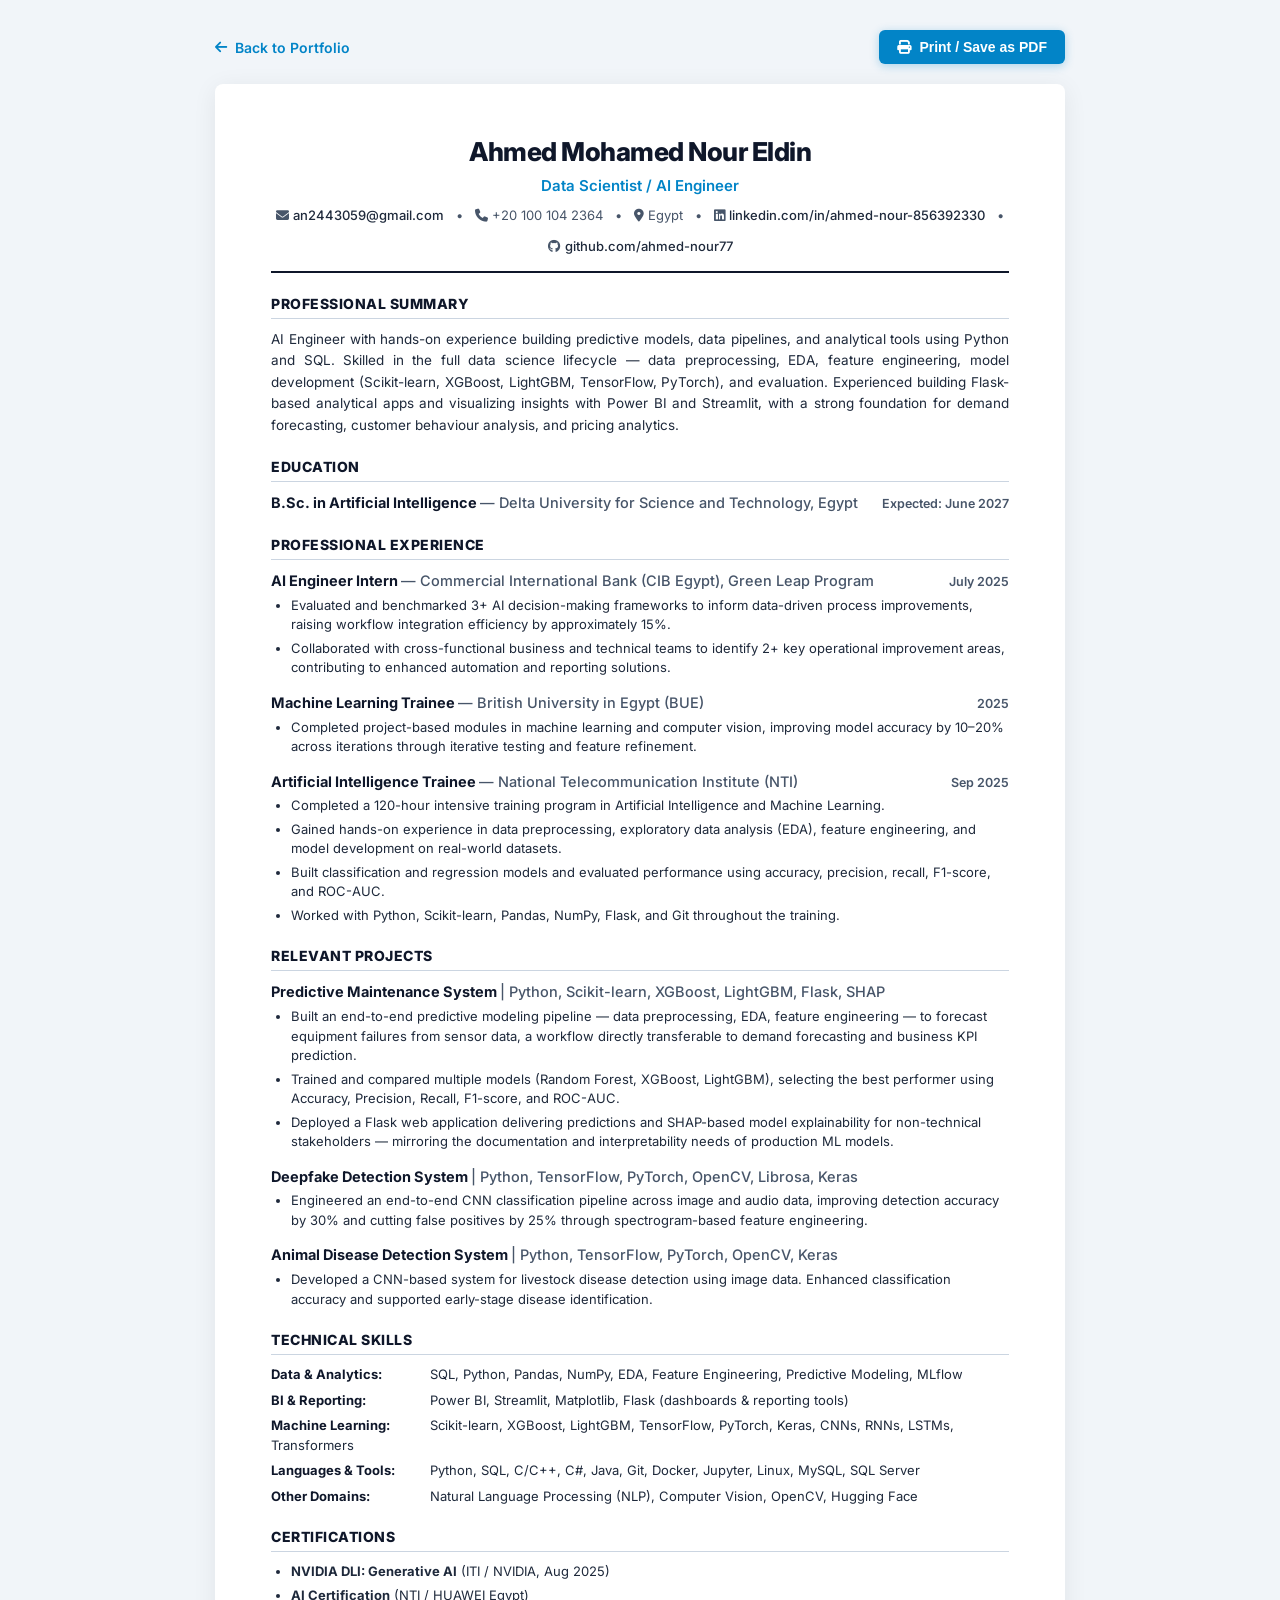
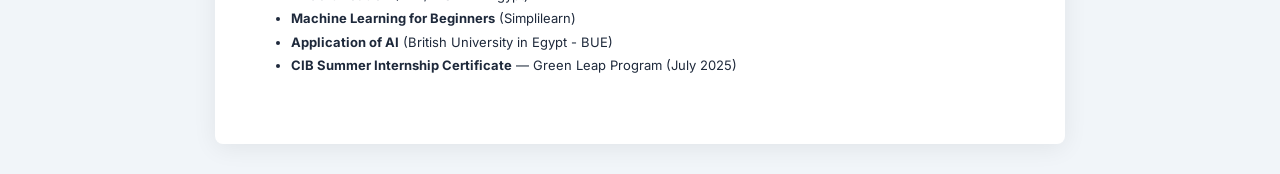
<file: cv.html>
<!DOCTYPE html>
<html lang="en">
<head>
    <meta charset="UTF-8">
    <meta name="viewport" content="width=device-width, initial-scale=1.0">
    <title>CV — Ahmed Mohamed Nour Eldin | Data Scientist & AI Engineer</title>
    <meta name="description" content="Resume of Ahmed Mohamed Nour Eldin — Data Scientist & AI Engineer.">
    
    <link rel="preconnect" href="https://fonts.googleapis.com">
    <link rel="preconnect" href="https://fonts.gstatic.com" crossorigin>
    <link href="https://fonts.googleapis.com/css2?family=Inter:wght@400;500;600;700;800&family=JetBrains+Mono:wght@400;600&display=swap" rel="stylesheet">
    <link rel="stylesheet" href="https://cdnjs.cloudflare.com/ajax/libs/font-awesome/6.5.1/css/all.min.css">

    <style>
        :root {
            --text-main: #1e293b;
            --text-muted: #475569;
            --text-heading: #0f172a;
            --brand-color: #0284c7;
            --border-line: #cbd5e1;
            --bg-page: #ffffff;
            --bg-body: #f1f5f9;
        }

        * { box-sizing: border-box; margin: 0; padding: 0; }

        body {
            font-family: 'Inter', sans-serif;
            color: var(--text-main);
            background-color: var(--bg-body);
            line-height: 1.5;
            font-size: 14px;
            padding: 30px 15px;
        }

        .resume-container {
            max-width: 850px;
            margin: 0 auto;
            background: var(--bg-page);
            padding: 48px 56px;
            border-radius: 8px;
            box-shadow: 0 4px 25px rgba(0,0,0,0.07);
        }

        .action-bar {
            max-width: 850px;
            margin: 0 auto 20px;
            display: flex;
            justify-content: space-between;
            align-items: center;
        }

        .btn-back {
            display: inline-flex;
            align-items: center;
            gap: 8px;
            color: #0284c7;
            text-decoration: none;
            font-weight: 600;
            font-size: 14px;
        }

        .btn-print {
            display: inline-flex;
            align-items: center;
            gap: 8px;
            background: #0284c7;
            color: #ffffff;
            padding: 9px 18px;
            border-radius: 6px;
            text-decoration: none;
            font-weight: 600;
            font-size: 14px;
            border: none;
            cursor: pointer;
            box-shadow: 0 2px 10px rgba(2, 132, 199, 0.3);
        }
        .btn-print:hover { background: #0369a1; }

        /* Header */
        .cv-header {
            text-align: center;
            border-bottom: 2px solid var(--text-heading);
            padding-bottom: 14px;
            margin-bottom: 20px;
        }
        .cv-name {
            font-size: 26px;
            font-weight: 800;
            color: var(--text-heading);
            letter-spacing: -0.5px;
            margin-bottom: 4px;
        }
        .cv-title {
            font-size: 15px;
            font-weight: 600;
            color: var(--brand-color);
            margin-bottom: 8px;
        }
        .cv-contacts {
            font-size: 13px;
            color: var(--text-muted);
            display: flex;
            justify-content: center;
            flex-wrap: wrap;
            gap: 12px;
        }
        .cv-contacts a { color: var(--text-main); text-decoration: none; font-weight: 500; }
        .cv-contacts a:hover { color: var(--brand-color); }

        /* Sections */
        .cv-section {
            margin-bottom: 20px;
        }
        .section-title {
            font-size: 14px;
            font-weight: 800;
            text-transform: uppercase;
            letter-spacing: 0.5px;
            color: var(--text-heading);
            border-bottom: 1px solid var(--border-line);
            padding-bottom: 4px;
            margin-bottom: 10px;
        }

        .summary-text {
            font-size: 13.5px;
            line-height: 1.6;
            color: var(--text-main);
            text-align: justify;
        }

        /* Items */
        .item-block {
            margin-bottom: 14px;
        }
        .item-header {
            display: flex;
            justify-content: space-between;
            align-items: baseline;
            margin-bottom: 4px;
        }
        .item-title {
            font-size: 14.5px;
            font-weight: 700;
            color: var(--text-heading);
        }
        .item-title span {
            font-weight: 500;
            color: var(--text-muted);
        }
        .item-date {
            font-size: 12.5px;
            font-weight: 600;
            color: var(--text-muted);
        }
        .item-sub {
            font-size: 13px;
            color: var(--brand-color);
            font-weight: 600;
            margin-bottom: 5px;
        }

        .cv-bullets {
            padding-left: 20px;
            margin-top: 4px;
        }
        .cv-bullets li {
            font-size: 13px;
            color: var(--text-main);
            margin-bottom: 4px;
            line-height: 1.5;
        }

        /* Skills table */
        .skills-list {
            list-style: none;
        }
        .skills-list li {
            font-size: 13px;
            margin-bottom: 6px;
            line-height: 1.5;
        }
        .skills-list strong {
            color: var(--text-heading);
            display: inline-block;
            min-width: 155px;
        }

        @media print {
            body {
                background: #ffffff;
                padding: 0;
            }
            .action-bar {
                display: none !important;
            }
            .resume-container {
                box-shadow: none;
                padding: 0;
                max-width: 100%;
            }
            a {
                text-decoration: none;
                color: inherit;
            }
        }
    </style>
</head>
<body>

    <div class="action-bar">
        <a href="index.html" class="btn-back"><i class="fas fa-arrow-left"></i> Back to Portfolio</a>
        <button onclick="window.print()" class="btn-print"><i class="fas fa-print"></i> Print / Save as PDF</button>
    </div>

    <div class="resume-container">
        <!-- Header -->
        <header class="cv-header">
            <h1 class="cv-name">Ahmed Mohamed Nour Eldin</h1>
            <div class="cv-title">Data Scientist / AI Engineer</div>
            <div class="cv-contacts">
                <span><i class="fas fa-envelope"></i> <a href="mailto:an2443059@gmail.com">an2443059@gmail.com</a></span>
                <span>•</span>
                <span><i class="fas fa-phone"></i> +20 100 104 2364</span>
                <span>•</span>
                <span><i class="fas fa-map-marker-alt"></i> Egypt</span>
                <span>•</span>
                <span><i class="fab fa-linkedin"></i> <a href="https://linkedin.com/in/ahmed-nour-856392330" target="_blank">linkedin.com/in/ahmed-nour-856392330</a></span>
                <span>•</span>
                <span><i class="fab fa-github"></i> <a href="https://github.com/ahmed-nour77" target="_blank">github.com/ahmed-nour77</a></span>
            </div>
        </header>

        <!-- Professional Summary -->
        <section class="cv-section">
            <h2 class="section-title">Professional Summary</h2>
            <p class="summary-text">
                AI Engineer with hands-on experience building predictive models, data pipelines, and analytical tools using Python and SQL. Skilled in the full data science lifecycle — data preprocessing, EDA, feature engineering, model development (Scikit-learn, XGBoost, LightGBM, TensorFlow, PyTorch), and evaluation. Experienced building Flask-based analytical apps and visualizing insights with Power BI and Streamlit, with a strong foundation for demand forecasting, customer behaviour analysis, and pricing analytics.
            </p>
        </section>

        <!-- Education -->
        <section class="cv-section">
            <h2 class="section-title">Education</h2>
            <div class="item-block">
                <div class="item-header">
                    <div class="item-title">B.Sc. in Artificial Intelligence <span>— Delta University for Science and Technology, Egypt</span></div>
                    <div class="item-date">Expected: June 2027</div>
                </div>
            </div>
        </section>

        <!-- Professional Experience -->
        <section class="cv-section">
            <h2 class="section-title">Professional Experience</h2>

            <div class="item-block">
                <div class="item-header">
                    <div class="item-title">AI Engineer Intern <span>— Commercial International Bank (CIB Egypt), Green Leap Program</span></div>
                    <div class="item-date">July 2025</div>
                </div>
                <ul class="cv-bullets">
                    <li>Evaluated and benchmarked 3+ AI decision-making frameworks to inform data-driven process improvements, raising workflow integration efficiency by approximately 15%.</li>
                    <li>Collaborated with cross-functional business and technical teams to identify 2+ key operational improvement areas, contributing to enhanced automation and reporting solutions.</li>
                </ul>
            </div>

            <div class="item-block">
                <div class="item-header">
                    <div class="item-title">Machine Learning Trainee <span>— British University in Egypt (BUE)</span></div>
                    <div class="item-date">2025</div>
                </div>
                <ul class="cv-bullets">
                    <li>Completed project-based modules in machine learning and computer vision, improving model accuracy by 10–20% across iterations through iterative testing and feature refinement.</li>
                </ul>
            </div>

            <div class="item-block">
                <div class="item-header">
                    <div class="item-title">Artificial Intelligence Trainee <span>— National Telecommunication Institute (NTI)</span></div>
                    <div class="item-date">Sep 2025</div>
                </div>
                <ul class="cv-bullets">
                    <li>Completed a 120-hour intensive training program in Artificial Intelligence and Machine Learning.</li>
                    <li>Gained hands-on experience in data preprocessing, exploratory data analysis (EDA), feature engineering, and model development on real-world datasets.</li>
                    <li>Built classification and regression models and evaluated performance using accuracy, precision, recall, F1-score, and ROC-AUC.</li>
                    <li>Worked with Python, Scikit-learn, Pandas, NumPy, Flask, and Git throughout the training.</li>
                </ul>
            </div>
        </section>

        <!-- Relevant Projects -->
        <section class="cv-section">
            <h2 class="section-title">Relevant Projects</h2>

            <div class="item-block">
                <div class="item-header">
                    <div class="item-title">Predictive Maintenance System <span>| Python, Scikit-learn, XGBoost, LightGBM, Flask, SHAP</span></div>
                </div>
                <ul class="cv-bullets">
                    <li>Built an end-to-end predictive modeling pipeline — data preprocessing, EDA, feature engineering — to forecast equipment failures from sensor data, a workflow directly transferable to demand forecasting and business KPI prediction.</li>
                    <li>Trained and compared multiple models (Random Forest, XGBoost, LightGBM), selecting the best performer using Accuracy, Precision, Recall, F1-score, and ROC-AUC.</li>
                    <li>Deployed a Flask web application delivering predictions and SHAP-based model explainability for non-technical stakeholders — mirroring the documentation and interpretability needs of production ML models.</li>
                </ul>
            </div>

            <div class="item-block">
                <div class="item-header">
                    <div class="item-title">Deepfake Detection System <span>| Python, TensorFlow, PyTorch, OpenCV, Librosa, Keras</span></div>
                </div>
                <ul class="cv-bullets">
                    <li>Engineered an end-to-end CNN classification pipeline across image and audio data, improving detection accuracy by 30% and cutting false positives by 25% through spectrogram-based feature engineering.</li>
                </ul>
            </div>

            <div class="item-block">
                <div class="item-header">
                    <div class="item-title">Animal Disease Detection System <span>| Python, TensorFlow, PyTorch, OpenCV, Keras</span></div>
                </div>
                <ul class="cv-bullets">
                    <li>Developed a CNN-based system for livestock disease detection using image data. Enhanced classification accuracy and supported early-stage disease identification.</li>
                </ul>
            </div>
        </section>

        <!-- Technical Skills -->
        <section class="cv-section">
            <h2 class="section-title">Technical Skills</h2>
            <ul class="skills-list">
                <li><strong>Data & Analytics:</strong> SQL, Python, Pandas, NumPy, EDA, Feature Engineering, Predictive Modeling, MLflow</li>
                <li><strong>BI & Reporting:</strong> Power BI, Streamlit, Matplotlib, Flask (dashboards & reporting tools)</li>
                <li><strong>Machine Learning:</strong> Scikit-learn, XGBoost, LightGBM, TensorFlow, PyTorch, Keras, CNNs, RNNs, LSTMs, Transformers</li>
                <li><strong>Languages & Tools:</strong> Python, SQL, C/C++, C#, Java, Git, Docker, Jupyter, Linux, MySQL, SQL Server</li>
                <li><strong>Other Domains:</strong> Natural Language Processing (NLP), Computer Vision, OpenCV, Hugging Face</li>
            </ul>
        </section>

        <!-- Certifications -->
        <section class="cv-section">
            <h2 class="section-title">Certifications</h2>
            <ul class="cv-bullets">
                <li><strong>NVIDIA DLI: Generative AI</strong> (ITI / NVIDIA, Aug 2025)</li>
                <li><strong>AI Certification</strong> (NTI / HUAWEI Egypt)</li>
                <li><strong>Machine Learning for Beginners</strong> (Simplilearn)</li>
                <li><strong>Application of AI</strong> (British University in Egypt - BUE)</li>
                <li><strong>CIB Summer Internship Certificate</strong> — Green Leap Program (July 2025)</li>
            </ul>
        </section>
    </div>

    <script>
        // Check if print query parameter is set
        if (new URLSearchParams(window.location.search).get('print') === 'true') {
            window.addEventListener('load', () => window.print());
        }
    </script>
</body>
</html>
</file>
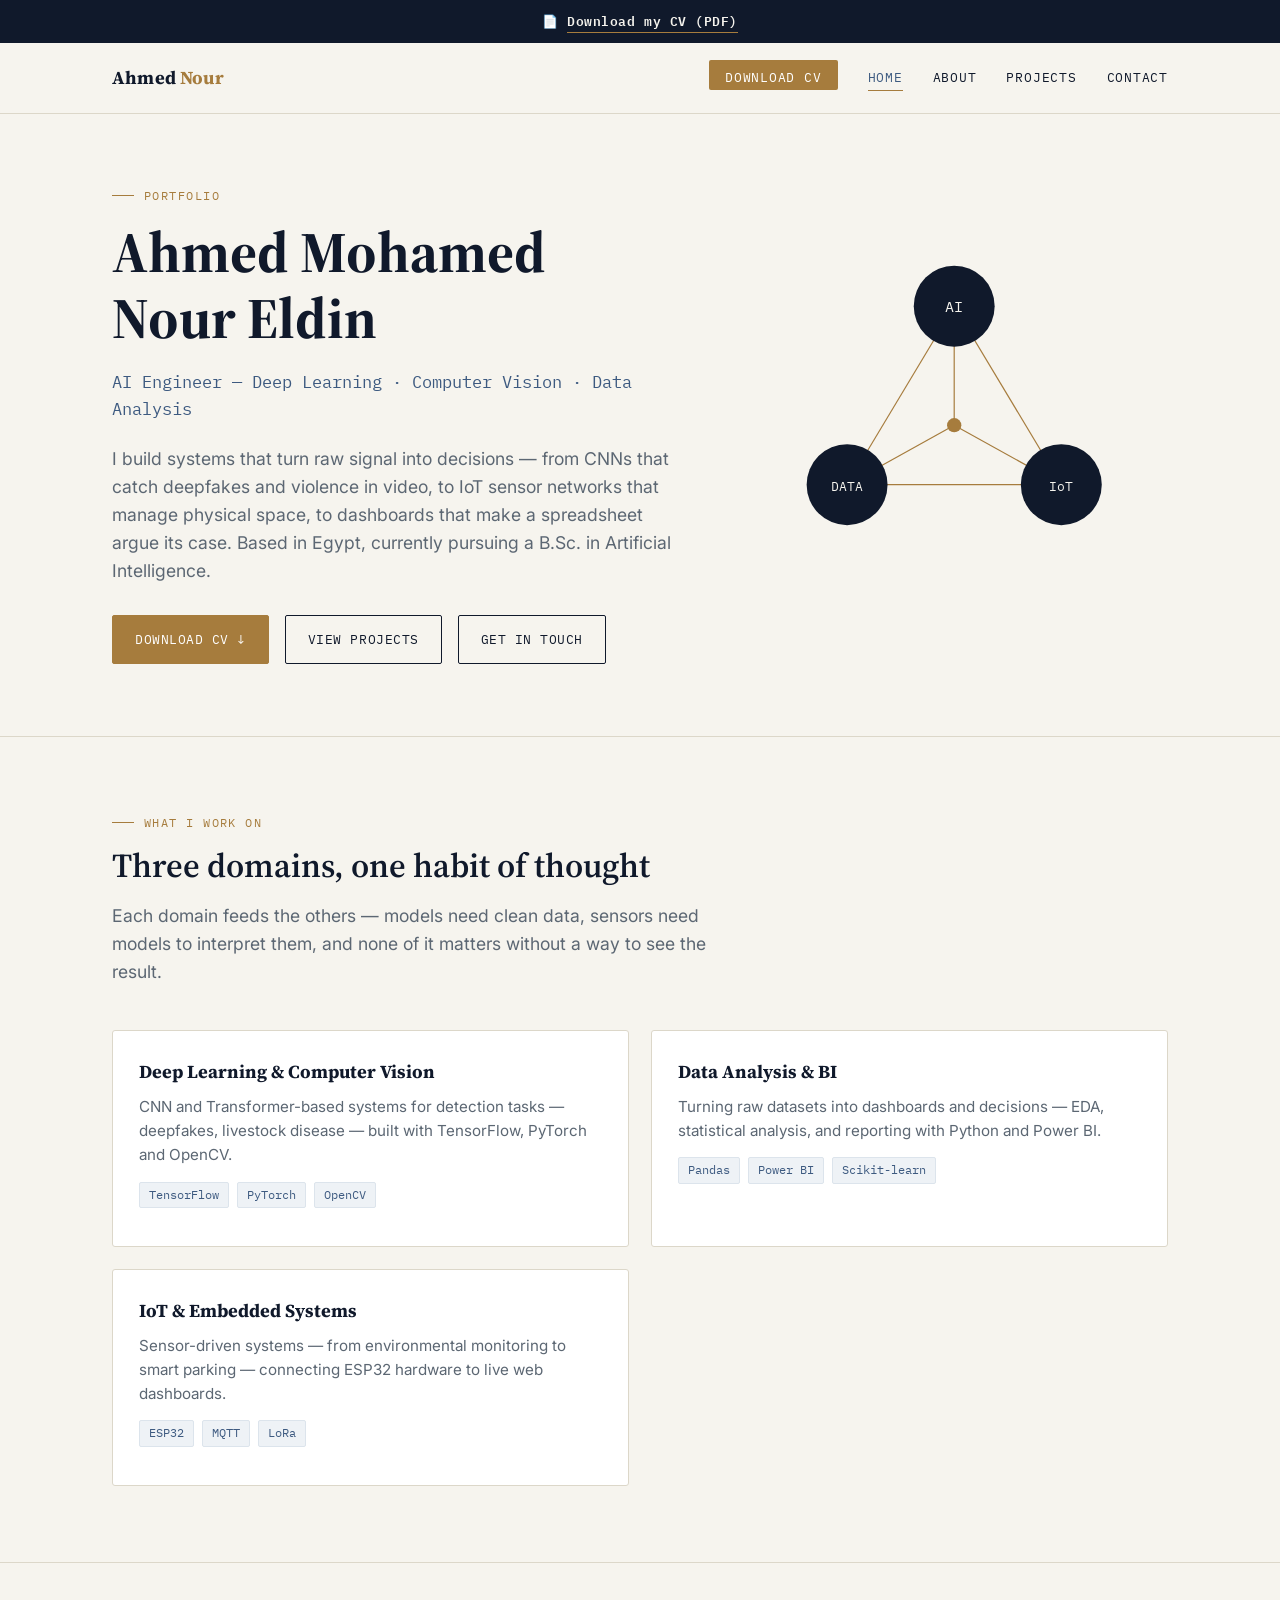
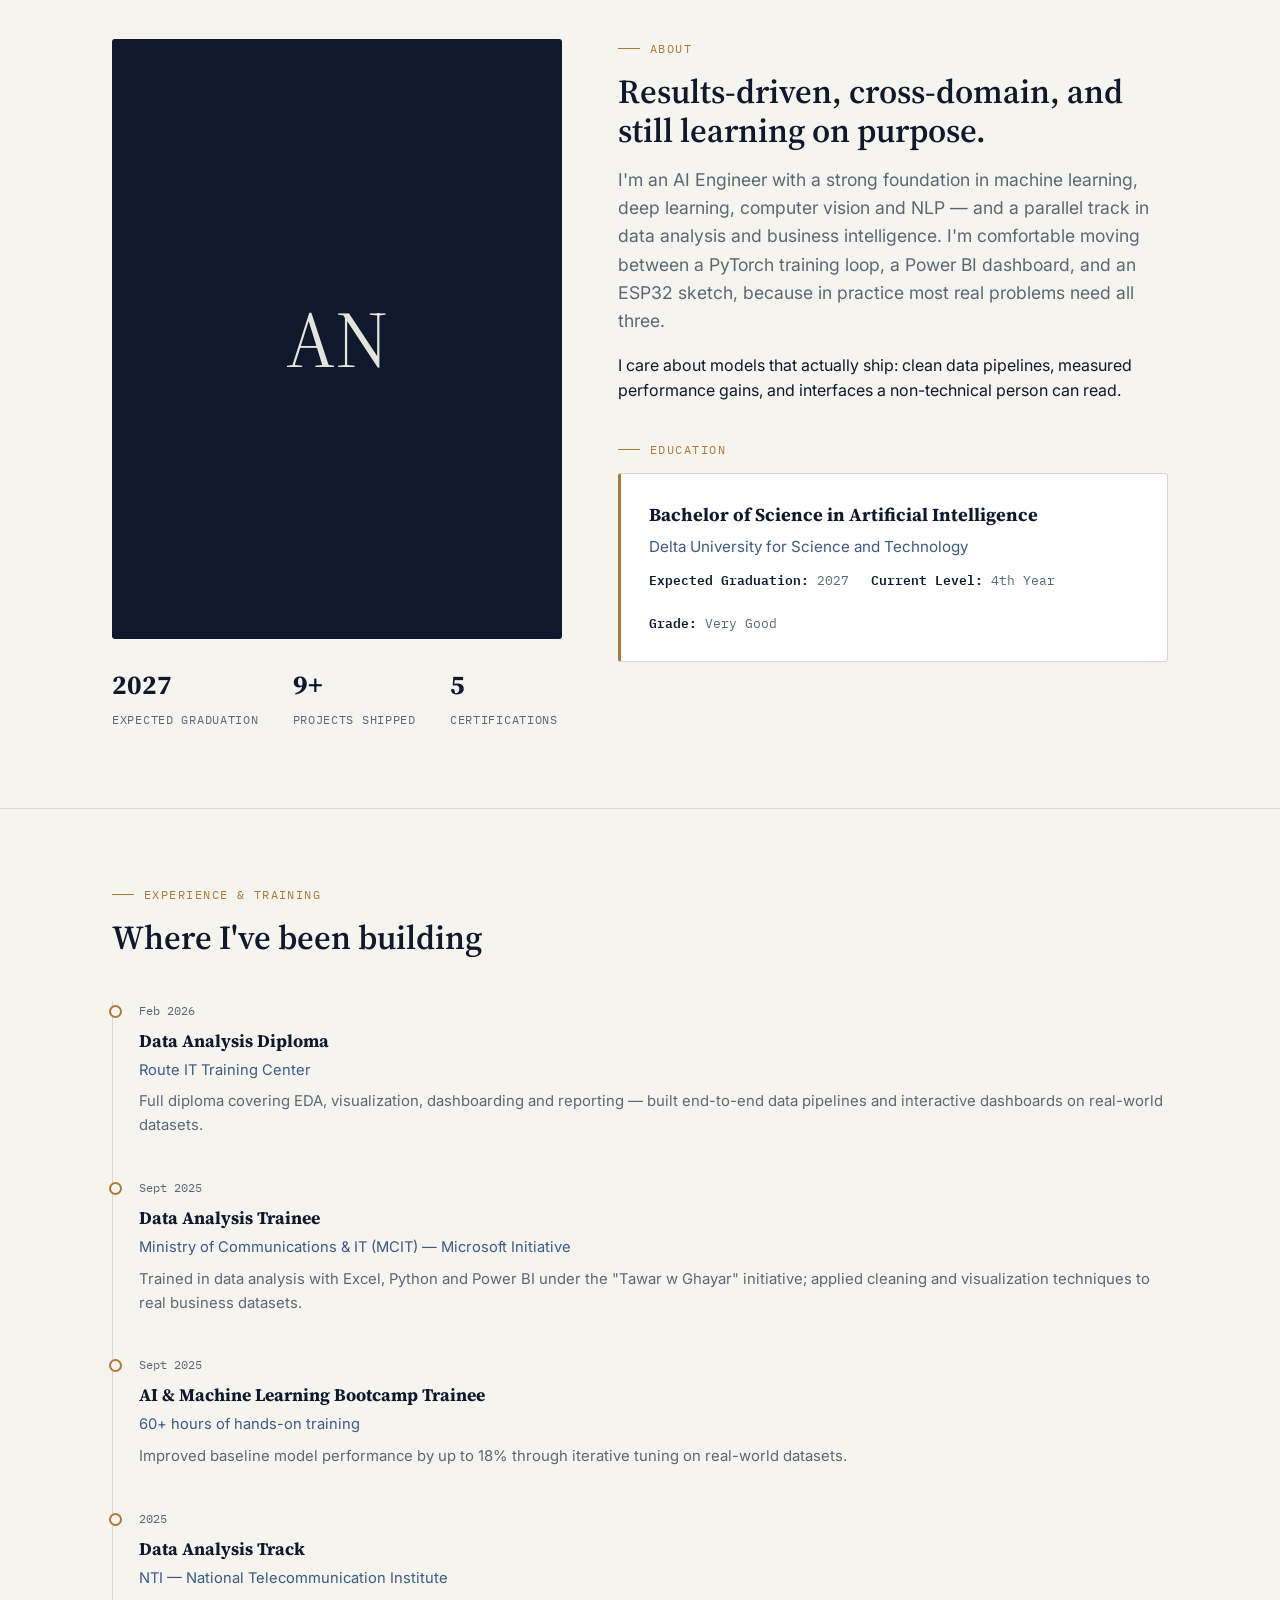
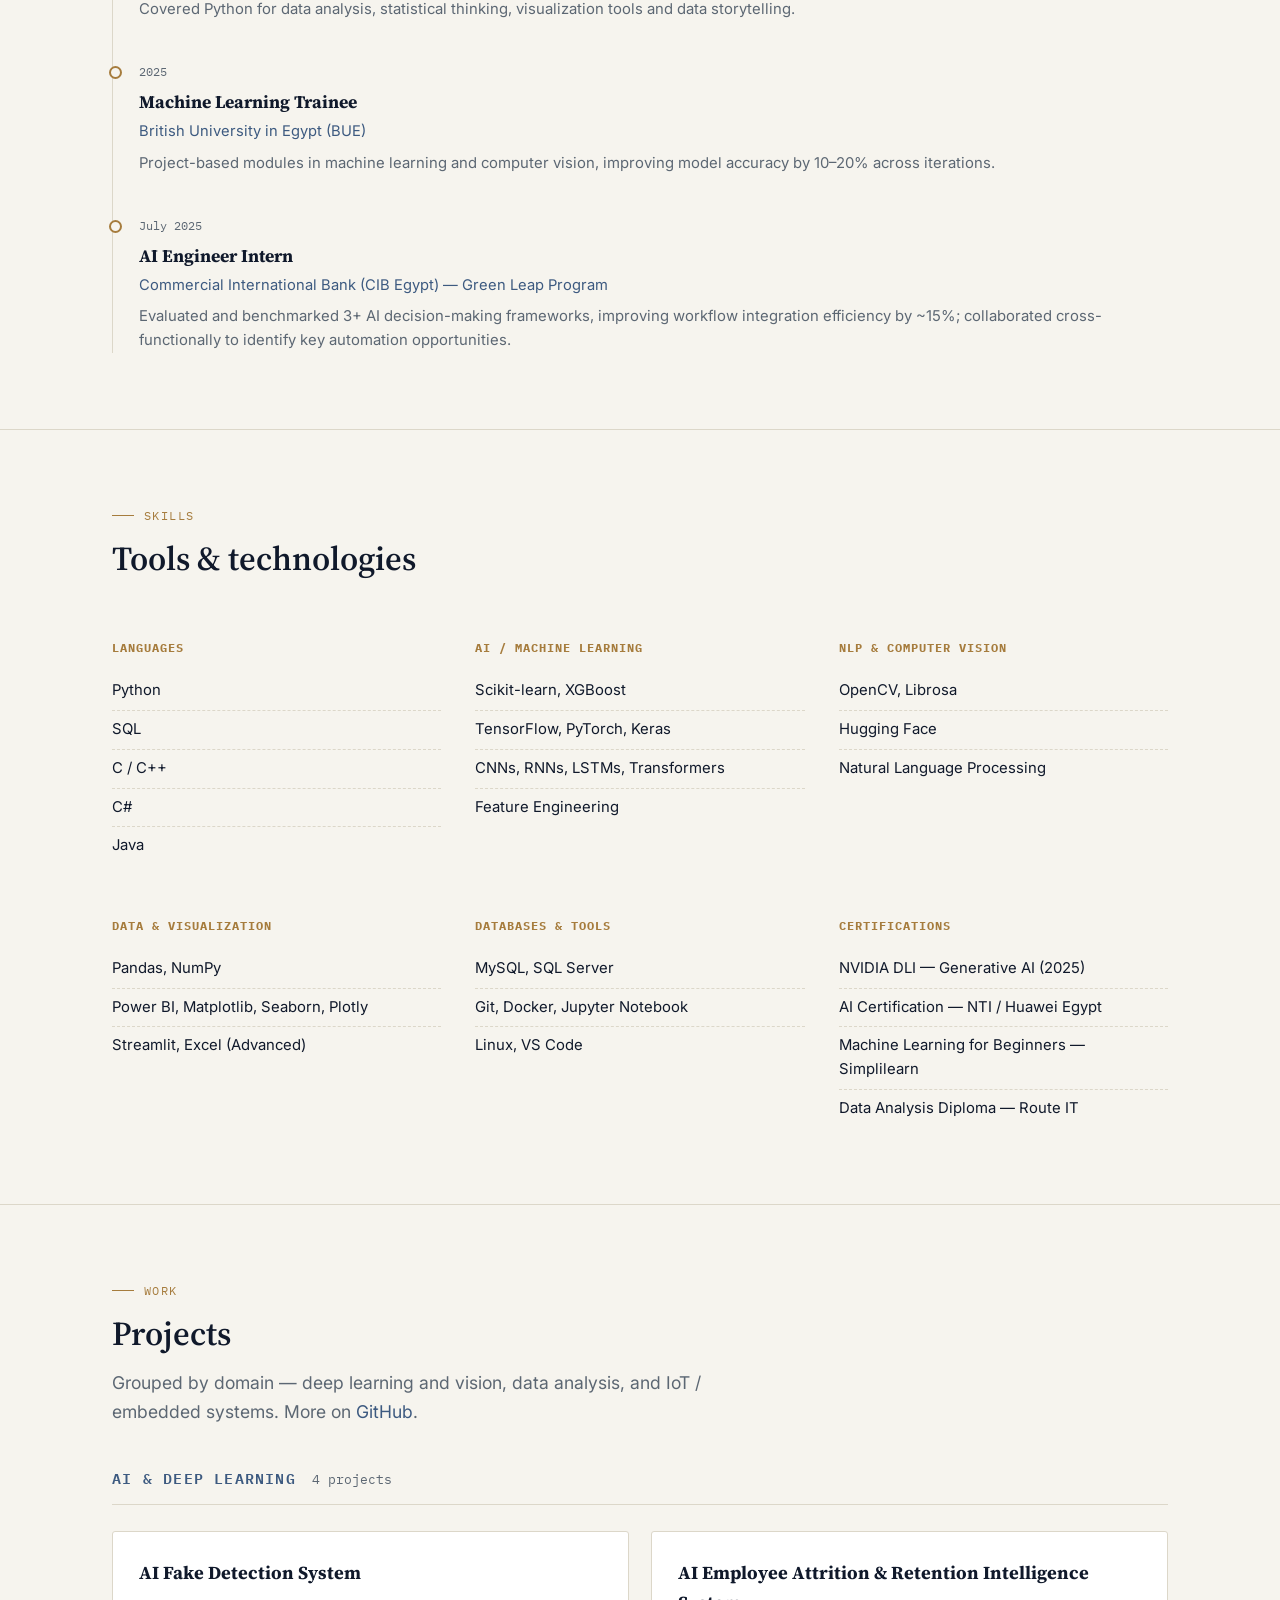
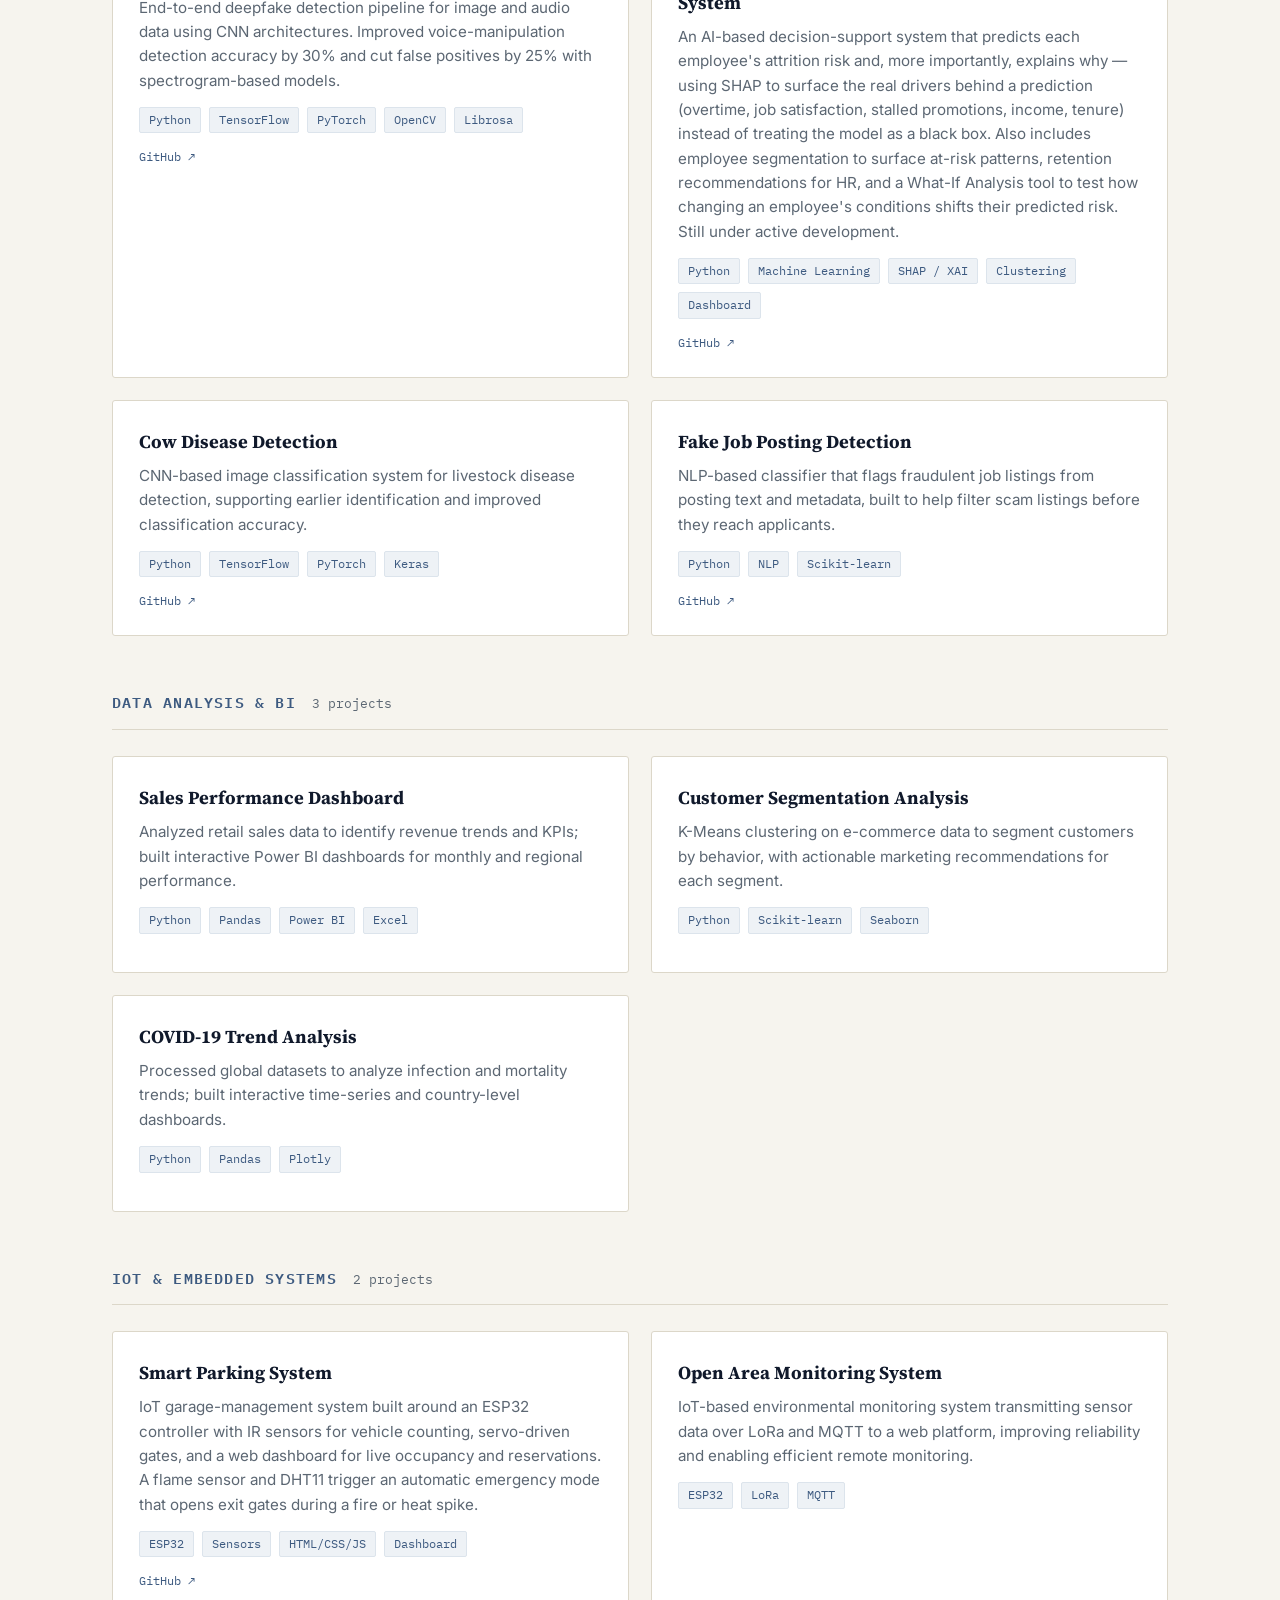
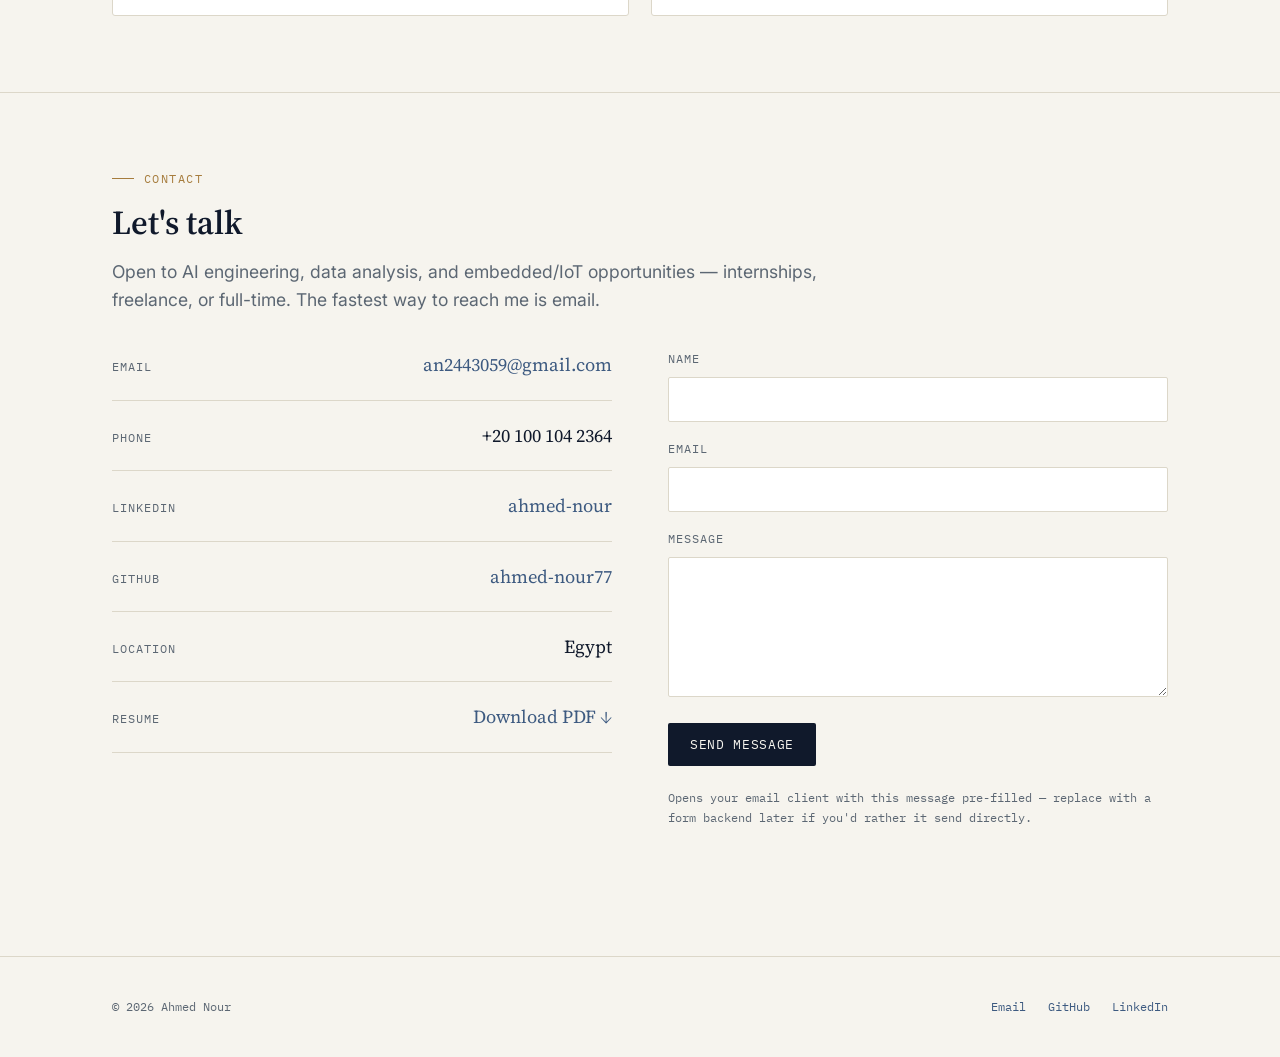
<file: portfolio (2).html>
<!DOCTYPE html>
<html lang="en">
<head>
<meta charset="UTF-8">
<meta name="viewport" content="width=device-width, initial-scale=1.0">
<title>Ahmed Nour — AI &amp; Data Engineer</title>
<meta name="description" content="Portfolio of Ahmed Mohamed Nour Eldin — AI Engineer specializing in deep learning, computer vision, data analysis and embedded systems.">
<style>
@import url('https://fonts.googleapis.com/css2?family=Source+Serif+4:opsz,wght@8..60,400;8..60,500;8..60,600;8..60,700&family=Inter:wght@400;500;600&family=IBM+Plex+Mono:wght@400;500&display=swap');

:root{
  --ink:#10192B; --paper:#F6F4EE; --steel:#3D5A80; --steel-dim:#6B85A3;
  --brass:#A67C3D; --slate:#5C6773; --line:#DCD7C9; --card:#FFFFFF;
  --serif:'Source Serif 4', Georgia, serif;
  --sans:'Inter', -apple-system, BlinkMacSystemFont, sans-serif;
  --mono:'IBM Plex Mono', 'Courier New', monospace;
  --wrap:1120px;
}
*{ box-sizing:border-box; }
html{ scroll-behavior:smooth; }
body{ margin:0; background:var(--paper); color:var(--ink); font-family:var(--sans); font-size:16px; line-height:1.6; -webkit-font-smoothing:antialiased; }
a{ color:var(--steel); text-decoration:none; }
a:hover{ color:var(--brass); }
a:focus-visible, button:focus-visible{ outline:2px solid var(--brass); outline-offset:3px; }
img, svg{ max-width:100%; display:block; }
.wrap{ max-width:var(--wrap); margin:0 auto; padding:0 32px; }
h1,h2,h3{ font-family:var(--serif); font-weight:600; line-height:1.15; margin:0 0 .5em 0; color:var(--ink); }
h1{ font-size:clamp(2.4rem,5vw,3.6rem); font-weight:700; }
h2{ font-size:clamp(1.6rem,3vw,2.1rem); }
h3{ font-size:1.2rem; }
p{ margin:0 0 1em 0; color:var(--ink); }
.lede{ color:var(--slate); font-size:1.1rem; }
.eyebrow{ font-family:var(--mono); font-size:.75rem; letter-spacing:.12em; text-transform:uppercase; color:var(--brass); display:flex; align-items:center; gap:10px; margin-bottom:14px; }
.eyebrow::before{ content:""; width:22px; height:1px; background:var(--brass); display:inline-block; }

/* Prominent CV bar at the very top */
.cv-bar{
  background:var(--ink); color:var(--paper); text-align:center;
  font-family:var(--mono); font-size:.8rem; letter-spacing:.04em;
  padding:11px 16px;
}
.cv-bar a{ color:var(--paper); border-bottom:1px solid var(--brass); font-weight:600; }
.cv-bar a:hover{ color:var(--brass); }

header.site{ border-bottom:1px solid var(--line); background:rgba(246,244,238,.92); backdrop-filter:blur(6px); position:sticky; top:0; z-index:50; }
.nav{ display:flex; align-items:center; justify-content:space-between; padding:20px 32px; max-width:var(--wrap); margin:0 auto; }
.brand{ font-family:var(--serif); font-weight:700; font-size:1.15rem; color:var(--ink); letter-spacing:.01em; }
.brand span{ color:var(--brass); }
.nav-links{ display:flex; align-items:center; gap:30px; list-style:none; margin:0; padding:0; font-family:var(--mono); font-size:.8rem; letter-spacing:.06em; text-transform:uppercase; }
.nav-links a{ color:var(--ink); padding-bottom:4px; border-bottom:1px solid transparent; }
.nav-links a:hover, .nav-links a.active{ color:var(--steel); border-bottom-color:var(--brass); }
.nav-cv{ background:var(--brass); color:#fff !important; padding:9px 16px; border-radius:2px; border-bottom:none !important; }
.nav-cv:hover{ background:var(--ink); color:var(--paper) !important; }
.nav-toggle{ display:none; }
@media (max-width:760px){
  .nav-links{ position:fixed; inset:64px 0 auto 0; background:var(--paper); flex-direction:column; align-items:flex-start; gap:0; border-bottom:1px solid var(--line); max-height:0; overflow:hidden; transition:max-height .25s ease; }
  .nav-links.open{ max-height:360px; }
  .nav-links li{ border-top:1px solid var(--line); width:100%; }
  .nav-links a{ display:block; padding:16px 32px; border-bottom:none; }
  .nav-cv{ margin:14px 32px; display:inline-block; }
  .nav-toggle{ display:block; background:none; border:1px solid var(--line); border-radius:4px; width:38px; height:34px; cursor:pointer; position:relative; }
  .nav-toggle span, .nav-toggle::before, .nav-toggle::after{ content:""; position:absolute; left:8px; right:8px; height:1.5px; background:var(--ink); }
  .nav-toggle::before{ top:11px; } .nav-toggle span{ top:16.5px; } .nav-toggle::after{ top:22px; }
}

.hero{ padding:72px 0 72px; position:relative; overflow:hidden; }
.hero-grid{ display:grid; grid-template-columns:1.15fr .85fr; gap:48px; align-items:center; }
.hero h1{ margin-bottom:.3em; }
.hero .role{ font-family:var(--mono); color:var(--steel); font-size:1.05rem; margin-bottom:22px; }
.hero .actions{ display:flex; gap:16px; margin-top:30px; flex-wrap:wrap; }
.btn{ font-family:var(--mono); font-size:.82rem; letter-spacing:.04em; text-transform:uppercase; padding:13px 22px; border:1px solid var(--ink); border-radius:2px; display:inline-block; color:var(--ink); transition:background .15s,color .15s,border-color .15s; cursor:pointer; }
.btn:hover{ background:var(--ink); color:var(--paper); }
.btn.primary{ background:var(--brass); color:#fff; border-color:var(--brass); }
.btn.primary:hover{ background:var(--ink); border-color:var(--ink); color:var(--paper); }
@media (max-width:820px){ .hero-grid{ grid-template-columns:1fr; } .hero .diagram{ order:-1; max-width:280px; margin:0 auto 20px; } }

section{ padding:76px 0; border-top:1px solid var(--line); }
section.no-border{ border-top:none; }
.section-head{ max-width:640px; margin-bottom:44px; }

.domain{ margin-bottom:58px; } .domain:last-child{ margin-bottom:0; }
.domain-head{ display:flex; align-items:baseline; gap:16px; margin-bottom:26px; border-bottom:1px solid var(--line); padding-bottom:14px; }
.domain-head h3{ font-family:var(--mono); text-transform:uppercase; letter-spacing:.08em; font-size:.95rem; color:var(--steel); margin:0; }
.domain-head .count{ font-family:var(--mono); color:var(--slate); font-size:.8rem; }

.grid{ display:grid; grid-template-columns:repeat(2,1fr); gap:22px; }
@media (max-width:720px){ .grid{ grid-template-columns:1fr; } }
.card{ background:var(--card); border:1px solid var(--line); padding:26px 26px 24px; border-radius:3px; transition:border-color .15s; }
.card:hover{ border-color:var(--steel); }
.card h4{ font-family:var(--serif); font-size:1.15rem; margin:0 0 8px; color:var(--ink); }
.card p{ color:var(--slate); font-size:.95rem; margin-bottom:14px; }
.tags{ display:flex; flex-wrap:wrap; gap:8px; margin-bottom:14px; }
.tag{ font-family:var(--mono); font-size:.72rem; color:var(--steel); background:#EEF2F6; border:1px solid #DCE4EC; padding:3px 9px; border-radius:2px; }
.card-links{ display:flex; gap:18px; font-family:var(--mono); font-size:.78rem; }
.card-links a::after{ content:" ↗"; }

.skill-cols{ display:grid; grid-template-columns:repeat(3,1fr); gap:34px; }
@media (max-width:820px){ .skill-cols{ grid-template-columns:1fr 1fr; } }
@media (max-width:560px){ .skill-cols{ grid-template-columns:1fr; } }
.skill-col h4{ font-family:var(--mono); font-size:.78rem; letter-spacing:.08em; text-transform:uppercase; color:var(--brass); margin-bottom:14px; }
.skill-col ul{ list-style:none; margin:0; padding:0; }
.skill-col li{ padding:7px 0; border-bottom:1px dashed var(--line); font-size:.93rem; color:var(--ink); }
.skill-col li:last-child{ border-bottom:none; }

.timeline{ position:relative; padding-left:26px; border-left:1px solid var(--line); }
.tl-item{ position:relative; padding-bottom:40px; } .tl-item:last-child{ padding-bottom:0; }
.tl-item::before{ content:""; position:absolute; left:-30px; top:4px; width:9px; height:9px; border-radius:50%; background:var(--paper); border:2px solid var(--brass); }
.tl-date{ font-family:var(--mono); font-size:.78rem; color:var(--slate); margin-bottom:6px; display:block; }
.tl-item h4{ font-family:var(--serif); font-size:1.1rem; margin:0 0 4px; }
.tl-item .org{ color:var(--steel); font-size:.92rem; margin-bottom:8px; display:block; }
.tl-item p{ color:var(--slate); font-size:.93rem; margin-bottom:0; }

/* Education card */
.edu-card{ background:var(--card); border:1px solid var(--line); border-left:3px solid var(--brass); border-radius:3px; padding:26px 28px; }
.edu-card h4{ margin:0 0 6px; font-family:var(--serif); font-size:1.15rem; }
.edu-card .school{ color:var(--steel); font-size:.95rem; margin-bottom:10px; display:block; }
.edu-meta{ display:flex; gap:22px; flex-wrap:wrap; font-family:var(--mono); font-size:.8rem; color:var(--slate); margin-top:10px; }
.edu-meta b{ color:var(--ink); font-weight:600; }

footer.site{ border-top:1px solid var(--line); padding:40px 0; margin-top:40px; }
.footer-row{ display:flex; justify-content:space-between; align-items:center; flex-wrap:wrap; gap:16px; font-family:var(--mono); font-size:.78rem; color:var(--slate); }
.footer-links{ display:flex; gap:22px; }

.about-grid{ display:grid; grid-template-columns:.9fr 1.1fr; gap:56px; }
@media (max-width:820px){ .about-grid{ grid-template-columns:1fr; } }
.about-photo{ width:100%; aspect-ratio:3/4; background:var(--ink); border-radius:3px; position:relative; overflow:hidden; }
.about-photo .initials{ position:absolute; inset:0; display:flex; align-items:center; justify-content:center; font-family:var(--serif); font-size:5rem; color:rgba(246,244,238,.92); }
.stat-row{ display:flex; gap:34px; margin-top:24px; flex-wrap:wrap; }
.stat{ font-family:var(--mono); }
.stat b{ display:block; font-family:var(--serif); font-size:1.7rem; color:var(--ink); }
.stat span{ font-size:.74rem; color:var(--slate); text-transform:uppercase; letter-spacing:.06em; }

.contact-grid{ display:grid; grid-template-columns:1fr 1fr; gap:56px; }
@media (max-width:820px){ .contact-grid{ grid-template-columns:1fr; } }
.contact-list{ list-style:none; margin:0; padding:0; }
.contact-list li{ padding:20px 0; border-bottom:1px solid var(--line); display:flex; justify-content:space-between; align-items:baseline; gap:16px; }
.contact-list li:first-child{ padding-top:0; }
.contact-list .label{ font-family:var(--mono); font-size:.74rem; text-transform:uppercase; letter-spacing:.08em; color:var(--slate); }
.contact-list .value{ font-family:var(--serif); font-size:1.15rem; }
form.contact-form{ display:flex; flex-direction:column; gap:18px; }
.field label{ display:block; font-family:var(--mono); font-size:.74rem; text-transform:uppercase; letter-spacing:.08em; color:var(--slate); margin-bottom:8px; }
.field input, .field textarea{ width:100%; border:1px solid var(--line); background:var(--card); padding:12px 14px; font-family:var(--sans); font-size:.95rem; border-radius:2px; color:var(--ink); }
.field input:focus, .field textarea:focus{ outline:none; border-color:var(--steel); }
form.contact-form button{ font-family:var(--mono); text-transform:uppercase; letter-spacing:.05em; font-size:.82rem; padding:13px 22px; background:var(--ink); color:var(--paper); border:none; border-radius:2px; cursor:pointer; align-self:flex-start; transition:background .15s; }
form.contact-form button:hover{ background:var(--brass); }
.form-note{ font-family:var(--mono); font-size:.78rem; color:var(--slate); margin-top:4px; }

.center{ text-align:center; }
.max-w{ max-width:720px; }
</style>
</head>
<body>

<div class="cv-bar">📄 <a href="Ahmed_Nour_CV.pdf" download>Download my CV (PDF)</a></div>

<header class="site">
  <nav class="nav">
    <a class="brand" href="#home">Ahmed <span>Nour</span></a>
    <button class="nav-toggle" aria-label="Toggle menu"><span></span></button>
    <ul class="nav-links">
      <li><a class="nav-cv" href="Ahmed_Nour_CV.pdf" download>Download CV</a></li>
      <li><a href="#home">Home</a></li>
      <li><a href="#about">About</a></li>
      <li><a href="#projects">Projects</a></li>
      <li><a href="#contact">Contact</a></li>
    </ul>
  </nav>
</header>

<main>

  <!-- ================= HOME ================= -->
  <section id="home" class="hero no-border">
    <div class="wrap hero-grid">
      <div>
        <div class="eyebrow">Portfolio</div>
        <h1>Ahmed Mohamed<br>Nour Eldin</h1>
        <div class="role">AI Engineer — Deep Learning · Computer Vision · Data Analysis</div>
        <p class="lede max-w">I build systems that turn raw signal into decisions — from CNNs that catch deepfakes and violence in video, to IoT sensor networks that manage physical space, to dashboards that make a spreadsheet argue its case. Based in Egypt, currently pursuing a B.Sc. in Artificial Intelligence.</p>
        <div class="actions">
          <a class="btn primary" href="Ahmed_Nour_CV.pdf" download>Download CV ↓</a>
          <a class="btn" href="#projects">View Projects</a>
          <a class="btn" href="#contact">Get in Touch</a>
        </div>
      </div>
      <div class="diagram" aria-hidden="true">
        <svg viewBox="0 0 360 360" xmlns="http://www.w3.org/2000/svg">
          <g fill="none" stroke="#A67C3D" stroke-width="1">
            <line x1="180" y1="80" x2="90" y2="230"/>
            <line x1="180" y1="80" x2="270" y2="230"/>
            <line x1="90" y1="230" x2="270" y2="230"/>
            <line x1="180" y1="80" x2="180" y2="180"/>
            <line x1="180" y1="180" x2="90" y2="230"/>
            <line x1="180" y1="180" x2="270" y2="230"/>
          </g>
          <g>
            <circle cx="180" cy="80" r="34" fill="#10192B"/>
            <text x="180" y="85" text-anchor="middle" font-family="IBM Plex Mono, monospace" font-size="13" fill="#F6F4EE">AI</text>
            <circle cx="90" cy="230" r="34" fill="#10192B"/>
            <text x="90" y="235" text-anchor="middle" font-family="IBM Plex Mono, monospace" font-size="11" fill="#F6F4EE">DATA</text>
            <circle cx="270" cy="230" r="34" fill="#10192B"/>
            <text x="270" y="235" text-anchor="middle" font-family="IBM Plex Mono, monospace" font-size="11" fill="#F6F4EE">IoT</text>
            <circle cx="180" cy="180" r="6" fill="#A67C3D"/>
          </g>
        </svg>
      </div>
    </div>
  </section>

  <section>
    <div class="wrap">
      <div class="section-head">
        <div class="eyebrow">What I work on</div>
        <h2>Three domains, one habit of thought</h2>
        <p class="lede">Each domain feeds the others — models need clean data, sensors need models to interpret them, and none of it matters without a way to see the result.</p>
      </div>
      <div class="grid">
        <div class="card">
          <h4>Deep Learning &amp; Computer Vision</h4>
          <p>CNN and Transformer-based systems for detection tasks — deepfakes, livestock disease — built with TensorFlow, PyTorch and OpenCV.</p>
          <div class="tags"><span class="tag">TensorFlow</span><span class="tag">PyTorch</span><span class="tag">OpenCV</span></div>
        </div>
        <div class="card">
          <h4>Data Analysis &amp; BI</h4>
          <p>Turning raw datasets into dashboards and decisions — EDA, statistical analysis, and reporting with Python and Power BI.</p>
          <div class="tags"><span class="tag">Pandas</span><span class="tag">Power BI</span><span class="tag">Scikit-learn</span></div>
        </div>
        <div class="card">
          <h4>IoT &amp; Embedded Systems</h4>
          <p>Sensor-driven systems — from environmental monitoring to smart parking — connecting ESP32 hardware to live web dashboards.</p>
          <div class="tags"><span class="tag">ESP32</span><span class="tag">MQTT</span><span class="tag">LoRa</span></div>
        </div>
      </div>
    </div>
  </section>

  <!-- ================= ABOUT ================= -->
  <section id="about">
    <div class="wrap about-grid">
      <div>
        <div class="about-photo"><div class="initials">AN</div></div>
        <div class="stat-row">
          <div class="stat"><b>2027</b><span>Expected graduation</span></div>
          <div class="stat"><b>9+</b><span>Projects shipped</span></div>
          <div class="stat"><b>5</b><span>Certifications</span></div>
        </div>
      </div>
      <div>
        <div class="eyebrow">About</div>
        <h2>Results-driven, cross-domain, and still learning on purpose.</h2>
        <p class="lede">I'm an AI Engineer with a strong foundation in machine learning, deep learning, computer vision and NLP — and a parallel track in data analysis and business intelligence. I'm comfortable moving between a PyTorch training loop, a Power BI dashboard, and an ESP32 sketch, because in practice most real problems need all three.</p>
        <p>I care about models that actually ship: clean data pipelines, measured performance gains, and interfaces a non-technical person can read.</p>

        <div class="eyebrow" style="margin-top:36px;">Education</div>
        <div class="edu-card">
          <h4>Bachelor of Science in Artificial Intelligence</h4>
          <span class="school">Delta University for Science and Technology</span>
          <div class="edu-meta">
            <span><b>Expected Graduation:</b> 2027</span>
            <span><b>Current Level:</b> 4th Year</span>
            <span><b>Grade:</b> Very Good</span>
          </div>
        </div>
      </div>
    </div>
  </section>

  <section>
    <div class="wrap">
      <div class="section-head">
        <div class="eyebrow">Experience &amp; Training</div>
        <h2>Where I've been building</h2>
      </div>
      <div class="timeline">
        <div class="tl-item">
          <span class="tl-date">Feb 2026</span>
          <h4>Data Analysis Diploma</h4>
          <span class="org">Route IT Training Center</span>
          <p>Full diploma covering EDA, visualization, dashboarding and reporting — built end-to-end data pipelines and interactive dashboards on real-world datasets.</p>
        </div>
        <div class="tl-item">
          <span class="tl-date">Sept 2025</span>
          <h4>Data Analysis Trainee</h4>
          <span class="org">Ministry of Communications &amp; IT (MCIT) — Microsoft Initiative</span>
          <p>Trained in data analysis with Excel, Python and Power BI under the "Tawar w Ghayar" initiative; applied cleaning and visualization techniques to real business datasets.</p>
        </div>
        <div class="tl-item">
          <span class="tl-date">Sept 2025</span>
          <h4>AI &amp; Machine Learning Bootcamp Trainee</h4>
          <span class="org">60+ hours of hands-on training</span>
          <p>Improved baseline model performance by up to 18% through iterative tuning on real-world datasets.</p>
        </div>
        <div class="tl-item">
          <span class="tl-date">2025</span>
          <h4>Data Analysis Track</h4>
          <span class="org">NTI — National Telecommunication Institute</span>
          <p>Covered Python for data analysis, statistical thinking, visualization tools and data storytelling.</p>
        </div>
        <div class="tl-item">
          <span class="tl-date">2025</span>
          <h4>Machine Learning Trainee</h4>
          <span class="org">British University in Egypt (BUE)</span>
          <p>Project-based modules in machine learning and computer vision, improving model accuracy by 10–20% across iterations.</p>
        </div>
        <div class="tl-item">
          <span class="tl-date">July 2025</span>
          <h4>AI Engineer Intern</h4>
          <span class="org">Commercial International Bank (CIB Egypt) — Green Leap Program</span>
          <p>Evaluated and benchmarked 3+ AI decision-making frameworks, improving workflow integration efficiency by ~15%; collaborated cross-functionally to identify key automation opportunities.</p>
        </div>
      </div>
    </div>
  </section>

  <section>
    <div class="wrap">
      <div class="section-head">
        <div class="eyebrow">Skills</div>
        <h2>Tools &amp; technologies</h2>
      </div>
      <div class="skill-cols">
        <div class="skill-col">
          <h4>Languages</h4>
          <ul><li>Python</li><li>SQL</li><li>C / C++</li><li>C#</li><li>Java</li></ul>
        </div>
        <div class="skill-col">
          <h4>AI / Machine Learning</h4>
          <ul><li>Scikit-learn, XGBoost</li><li>TensorFlow, PyTorch, Keras</li><li>CNNs, RNNs, LSTMs, Transformers</li><li>Feature Engineering</li></ul>
        </div>
        <div class="skill-col">
          <h4>NLP &amp; Computer Vision</h4>
          <ul><li>OpenCV, Librosa</li><li>Hugging Face</li><li>Natural Language Processing</li></ul>
        </div>
        <div class="skill-col">
          <h4>Data &amp; Visualization</h4>
          <ul><li>Pandas, NumPy</li><li>Power BI, Matplotlib, Seaborn, Plotly</li><li>Streamlit, Excel (Advanced)</li></ul>
        </div>
        <div class="skill-col">
          <h4>Databases &amp; Tools</h4>
          <ul><li>MySQL, SQL Server</li><li>Git, Docker, Jupyter Notebook</li><li>Linux, VS Code</li></ul>
        </div>
        <div class="skill-col">
          <h4>Certifications</h4>
          <ul><li>NVIDIA DLI — Generative AI (2025)</li><li>AI Certification — NTI / Huawei Egypt</li><li>Machine Learning for Beginners — Simplilearn</li><li>Data Analysis Diploma — Route IT</li></ul>
        </div>
      </div>
    </div>
  </section>

  <!-- ================= PROJECTS ================= -->
  <section id="projects">
    <div class="wrap">
      <div class="section-head">
        <div class="eyebrow">Work</div>
        <h2>Projects</h2>
        <p class="lede">Grouped by domain — deep learning and vision, data analysis, and IoT / embedded systems. More on <a href="https://github.com/ahmed-nour77" target="_blank" rel="noopener">GitHub</a>.</p>
      </div>

      <div class="domain">
        <div class="domain-head"><h3>AI &amp; Deep Learning</h3><span class="count">4 projects</span></div>
        <div class="grid">
          <div class="card">
            <h4>AI Fake Detection System</h4>
            <p>End-to-end deepfake detection pipeline for image and audio data using CNN architectures. Improved voice-manipulation detection accuracy by 30% and cut false positives by 25% with spectrogram-based models.</p>
            <div class="tags"><span class="tag">Python</span><span class="tag">TensorFlow</span><span class="tag">PyTorch</span><span class="tag">OpenCV</span><span class="tag">Librosa</span></div>
            <div class="card-links"><a href="https://github.com/ahmed-nour77/AI-Fake-Detection-System" target="_blank" rel="noopener">GitHub</a></div>
          </div>
          <div class="card">
            <h4>AI Employee Attrition &amp; Retention Intelligence System</h4>
            <p>An AI-based decision-support system that predicts each employee's attrition risk and, more importantly, explains why — using SHAP to surface the real drivers behind a prediction (overtime, job satisfaction, stalled promotions, income, tenure) instead of treating the model as a black box. Also includes employee segmentation to surface at-risk patterns, retention recommendations for HR, and a What-If Analysis tool to test how changing an employee's conditions shifts their predicted risk. Still under active development.</p>
            <div class="tags"><span class="tag">Python</span><span class="tag">Machine Learning</span><span class="tag">SHAP / XAI</span><span class="tag">Clustering</span><span class="tag">Dashboard</span></div>
            <div class="card-links"><a href="https://github.com/ahmed-nour77/AI-Employee-Attrition-Retention-Intelligence-System" target="_blank" rel="noopener">GitHub</a></div>
          </div>
          <div class="card">
            <h4>Cow Disease Detection</h4>
            <p>CNN-based image classification system for livestock disease detection, supporting earlier identification and improved classification accuracy.</p>
            <div class="tags"><span class="tag">Python</span><span class="tag">TensorFlow</span><span class="tag">PyTorch</span><span class="tag">Keras</span></div>
            <div class="card-links"><a href="https://github.com/ahmed-nour77/cow-disease-detection" target="_blank" rel="noopener">GitHub</a></div>
          </div>
          <div class="card">
            <h4>Fake Job Posting Detection</h4>
            <p>NLP-based classifier that flags fraudulent job listings from posting text and metadata, built to help filter scam listings before they reach applicants.</p>
            <div class="tags"><span class="tag">Python</span><span class="tag">NLP</span><span class="tag">Scikit-learn</span></div>
            <div class="card-links"><a href="https://github.com/ahmed-nour77/fake-job-detection" target="_blank" rel="noopener">GitHub</a></div>
          </div>
        </div>
      </div>

      <div class="domain">
        <div class="domain-head"><h3>Data Analysis &amp; BI</h3><span class="count">3 projects</span></div>
        <div class="grid">
          <div class="card">
            <h4>Sales Performance Dashboard</h4>
            <p>Analyzed retail sales data to identify revenue trends and KPIs; built interactive Power BI dashboards for monthly and regional performance.</p>
            <div class="tags"><span class="tag">Python</span><span class="tag">Pandas</span><span class="tag">Power BI</span><span class="tag">Excel</span></div>
          </div>
          <div class="card">
            <h4>Customer Segmentation Analysis</h4>
            <p>K-Means clustering on e-commerce data to segment customers by behavior, with actionable marketing recommendations for each segment.</p>
            <div class="tags"><span class="tag">Python</span><span class="tag">Scikit-learn</span><span class="tag">Seaborn</span></div>
          </div>
          <div class="card">
            <h4>COVID-19 Trend Analysis</h4>
            <p>Processed global datasets to analyze infection and mortality trends; built interactive time-series and country-level dashboards.</p>
            <div class="tags"><span class="tag">Python</span><span class="tag">Pandas</span><span class="tag">Plotly</span></div>
          </div>
        </div>
      </div>

      <div class="domain">
        <div class="domain-head"><h3>IoT &amp; Embedded Systems</h3><span class="count">2 projects</span></div>
        <div class="grid">
          <div class="card">
            <h4>Smart Parking System</h4>
            <p>IoT garage-management system built around an ESP32 controller with IR sensors for vehicle counting, servo-driven gates, and a web dashboard for live occupancy and reservations. A flame sensor and DHT11 trigger an automatic emergency mode that opens exit gates during a fire or heat spike.</p>
            <div class="tags"><span class="tag">ESP32</span><span class="tag">Sensors</span><span class="tag">HTML/CSS/JS</span><span class="tag">Dashboard</span></div>
            <div class="card-links"><a href="https://github.com/ahmed-nour77/smart-parking-system" target="_blank" rel="noopener">GitHub</a></div>
          </div>
          <div class="card">
            <h4>Open Area Monitoring System</h4>
            <p>IoT-based environmental monitoring system transmitting sensor data over LoRa and MQTT to a web platform, improving reliability and enabling efficient remote monitoring.</p>
            <div class="tags"><span class="tag">ESP32</span><span class="tag">LoRa</span><span class="tag">MQTT</span></div>
          </div>
        </div>
      </div>
    </div>
  </section>

  <!-- ================= CONTACT ================= -->
  <section id="contact">
    <div class="wrap">
      <div class="eyebrow">Contact</div>
      <h2>Let's talk</h2>
      <p class="lede max-w">Open to AI engineering, data analysis, and embedded/IoT opportunities — internships, freelance, or full-time. The fastest way to reach me is email.</p>
    </div>
    <div class="wrap contact-grid" style="margin-top:36px;">
      <div>
        <ul class="contact-list">
          <li><span class="label">Email</span><a class="value" href="mailto:an2443059@gmail.com">an2443059@gmail.com</a></li>
          <li><span class="label">Phone</span><span class="value">+20 100 104 2364</span></li>
          <li><span class="label">LinkedIn</span><a class="value" href="https://linkedin.com/in/ahmed-nour-856392330" target="_blank" rel="noopener">ahmed-nour</a></li>
          <li><span class="label">GitHub</span><a class="value" href="https://github.com/ahmed-nour77" target="_blank" rel="noopener">ahmed-nour77</a></li>
          <li><span class="label">Location</span><span class="value">Egypt</span></li>
          <li><span class="label">Resume</span><a class="value" href="Ahmed_Nour_CV.pdf" download>Download PDF ↓</a></li>
        </ul>
      </div>
      <div>
        <form class="contact-form" action="mailto:an2443059@gmail.com" method="post" enctype="text/plain">
          <div class="field"><label for="name">Name</label><input id="name" name="name" type="text" required></div>
          <div class="field"><label for="email">Email</label><input id="email" name="email" type="email" required></div>
          <div class="field"><label for="message">Message</label><textarea id="message" name="message" rows="6" required></textarea></div>
          <button type="submit">Send Message</button>
          <p class="form-note">Opens your email client with this message pre-filled — replace with a form backend later if you'd rather it send directly.</p>
        </form>
      </div>
    </div>
  </section>

</main>

<footer class="site">
  <div class="wrap footer-row">
    <span>© 2026 Ahmed Nour</span>
    <div class="footer-links">
      <a href="mailto:an2443059@gmail.com">Email</a>
      <a href="https://github.com/ahmed-nour77" target="_blank" rel="noopener">GitHub</a>
      <a href="https://linkedin.com/in/ahmed-nour-856392330" target="_blank" rel="noopener">LinkedIn</a>
    </div>
  </div>
</footer>

<script>
document.addEventListener('DOMContentLoaded', () => {
  const toggle = document.querySelector('.nav-toggle');
  const links = document.querySelector('.nav-links');
  if (toggle && links) {
    toggle.addEventListener('click', () => links.classList.toggle('open'));
    links.querySelectorAll('a').forEach(a => a.addEventListener('click', () => links.classList.remove('open')));
  }
  const sections = document.querySelectorAll('main section[id]');
  const navAnchors = document.querySelectorAll('.nav-links a[href^="#"]');
  const setActive = () => {
    let current = sections[0]?.id;
    const scrollPos = window.scrollY + 120;
    sections.forEach(sec => { if (scrollPos >= sec.offsetTop) current = sec.id; });
    navAnchors.forEach(a => a.classList.toggle('active', a.getAttribute('href') === '#' + current));
  };
  window.addEventListener('scroll', setActive);
  setActive();
});
</script>
</body>
</html>
</file>
